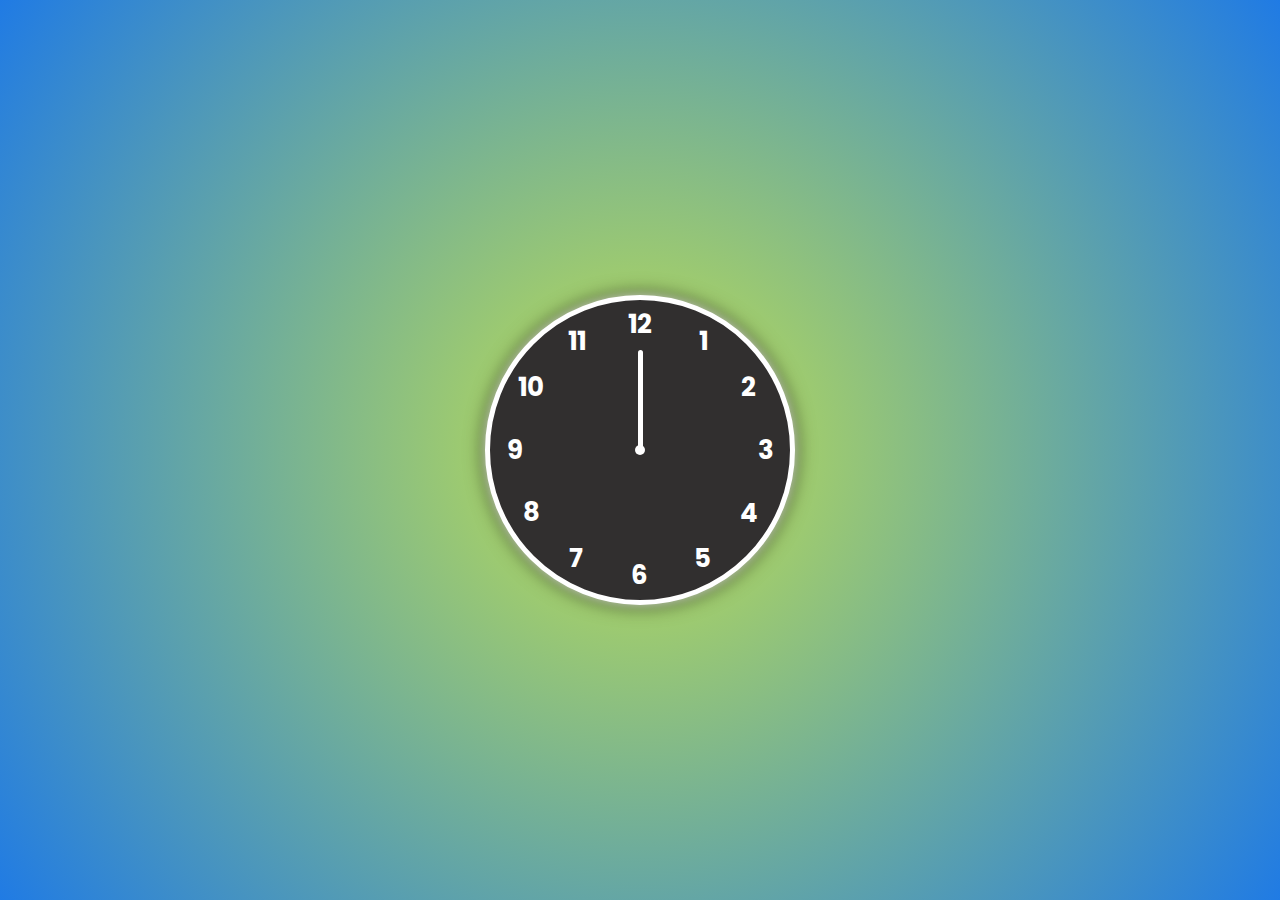
<file: Clock/index.html>
<!DOCTYPE html>
<html lang="en">
<head>
    <meta charset="UTF-8">
    <meta name="viewport" content="width=device-width, initial-scale=1.0">
    <title>ANALOG CLOCK IN HTML - CSS - JS</title>
    
    <link rel="stylesheet" href="style.css">
</head>
<body>
    

    <div class="clock">
        
        <div class="needle hr" style="--h:60px; --clr:red"><span></span></div>
        <div class="needle mn" style="--h:80px; --clr:blue"><span></span></div>
        <div class="needle ss" style="--h:100px; --clr:white"><span></span></div>

        <ul>
            <li style="--i:1"><span>1</span></li>
            <li style="--i:2"><span>2</span></li>
            <li style="--i:3"><span>3</span></li>
            <li style="--i:4"><span>4</span></li>
            <li style="--i:5"><span>5</span></li>
            <li style="--i:6"><span>6</span></li>
            <li style="--i:7"><span>7</span></li>
            <li style="--i:8"><span>8</span></li>
            <li style="--i:9"><span>9</span></li>
            <li style="--i:10"><span>10</span></li>
            <li style="--i:11"><span>11</span></li>
            <li style="--i:12"><span>12</span></li>
        </ul>
        
    </div>

<script src="script.js"></script>
</body>
</html>
</file>
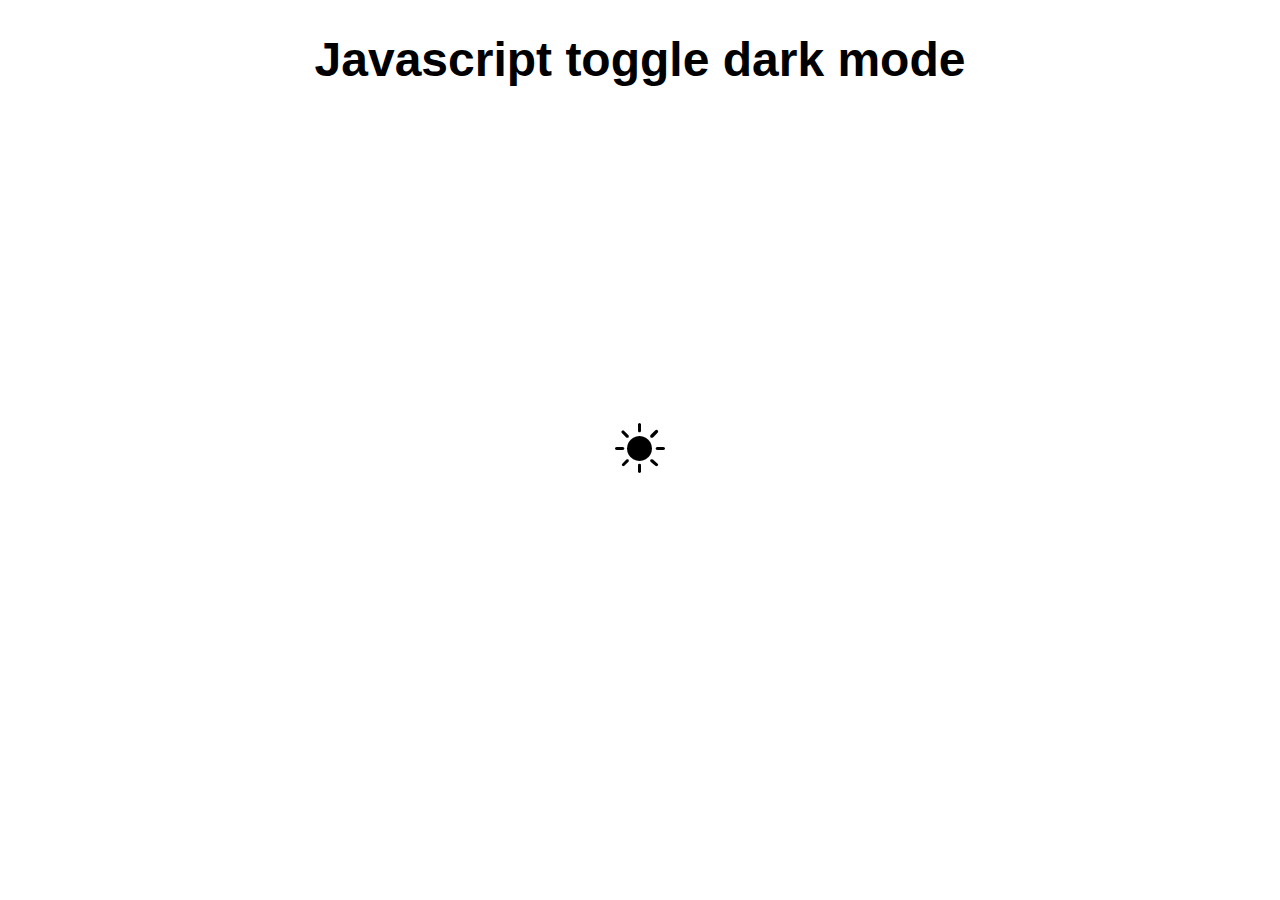
<file: toggle/index.html>
<!DOCTYPE html>
<html lang="en">
<head>
    <meta charset="UTF-8">
    <meta name="viewport" content="width=device-width, initial-scale=1.0">
    <title>Document</title>
    <link rel="stylesheet" href="style.css">
    <link rel="stylesheet" href="https://cdn.jsdelivr.net/npm/bootstrap-icons@1.10.5/font/bootstrap-icons.css">
</head>
<body>
    <h1>Javascript toggle dark mode</h1>
    <i class="bi bi-brightness-high-fill" id="toggledark"></i>


    <script src="script.js" ></script>
</body>
</html>
</file>
<file: Clock/style.css>
@import url('https://fonts.googleapis.com/css2?family=Poppins:wght@300;400;700&display=swap');

*{
    margin: 0;
    padding: 0;
}

body{
    font-family: 'Poppins', sans-serif;
    background: rgb(238,174,202);
    background: radial-gradient(circle, rgb(193, 225, 79) 0%, rgb(32, 123, 228) 100%);
    position: relative;
    display: flex;
    justify-content: center;
    align-items: center;
    height: 100vh;
}

.clock{
    background-color: rgb(49,47,47);
    width: 300px;
    height: 300px;
    border-radius: 50%;
    color: #fff;
    border: 5px solid #fff;
    box-shadow: 0px 0px 10px rgba(255,255,255,0.7), 0px 0px 20px rgba(0,0,0,0.7);
    font-size: 26px;
    font-weight: bold;
    display: flex;
    justify-content: center;
    align-items: center;
    position: relative; 
}

.clock ul li{
    list-style: none;
    position: absolute;
    text-align: center;
    transform: rotate(calc(30deg * var(--i)));
    inset: 5px;
}

.clock ul li span{
    transform: rotate(calc(-30deg * var(--i)));
    display: inline-block;
}

.clock:after{
    content: '';
    width: 10px;
    height: 10px;
    background-color: #fff;
    border-radius: 50%;
    position: absolute;
}

.needle{
    display: flex;
    justify-content: center;
    align-items: flex-end;
}

.needle span{
    width: 5px;
    height: var(--h);
    background-color: var(--clr);
    position: absolute;
    border-radius: 5px;
}
</file>
<file: toggle/style.css>
body{
    margin: 0;
    padding: 0;
    font-family: 'Arial';
}
i{
    font-size: 50px;
    cursor: pointer;
    position: absolute;
    top: 50%;
    left: 50%;
    transform: translate(-50%,-50%);
}
h1{
    text-align: center;
    font-size: 3em;
}
</file>
